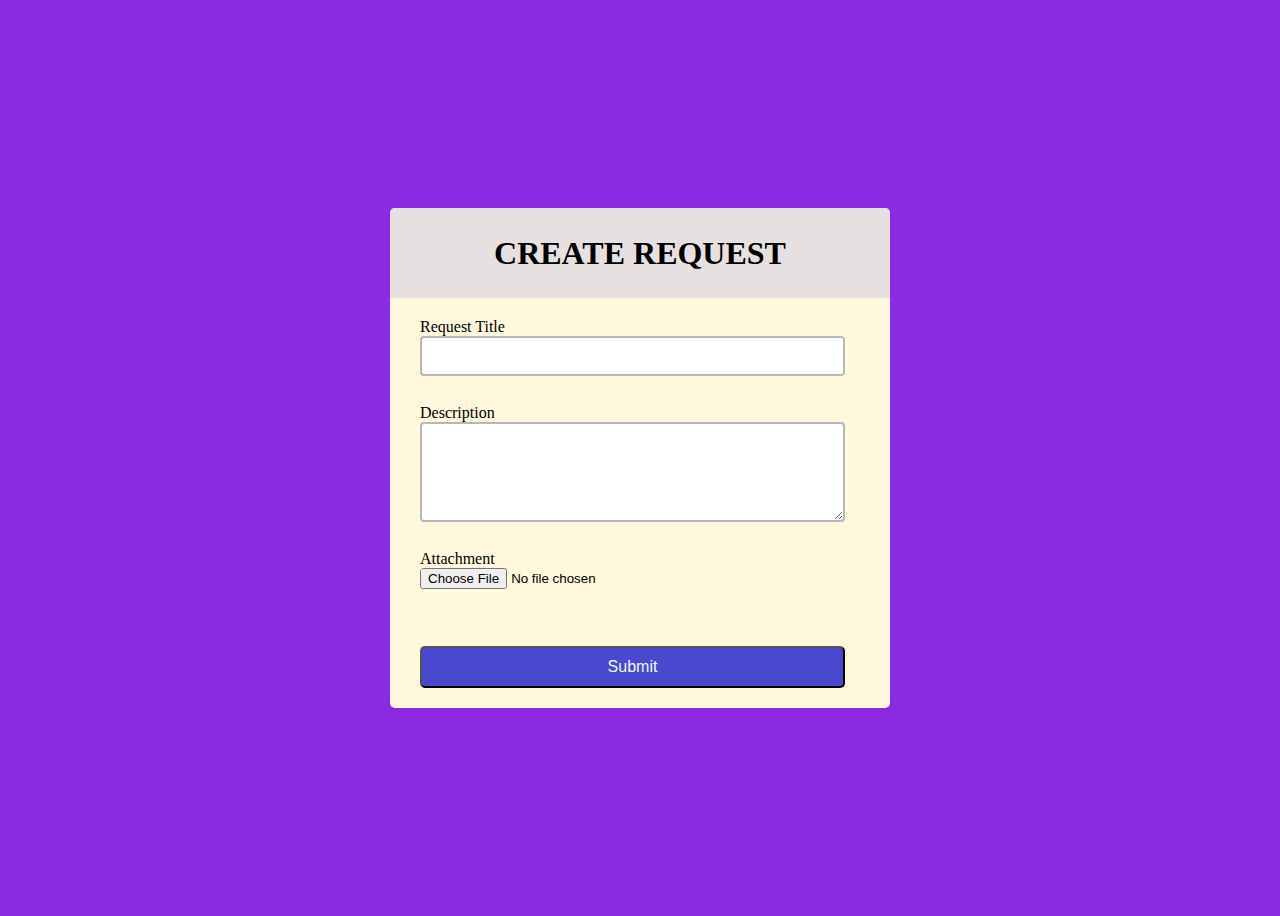
<file: create-request.html>
<!DOCTYPE html>
<html>
<head>
    <title>Maintanance App</title>
    <link href="css/style.css" rel="stylesheet">
</head>

<body>

   <div class="container">
    <div class="header">
        <h1 class="text-center">CREATE REQUEST </h1>
    </div>
        <form action="" class="form-request">
            <div class="form-control">
                <label>Request Title</label>
                <input/>
                <small>Error message</small>
            </div>
            <div class="form-control">
                <label>Description</label>
                <textarea></textarea>
                <small>Error message</small>
            </div>
            <div class="form-control">
                <label>Attachment</label>
                <input type="file" />
                <small>Error message</small>
            </div>
            <div class="form-control">
            <button id="button">Submit</button>
            </div>
        </form>
     </div>


    <script src="js/script.js"></script>
</body>

</html>
</file>
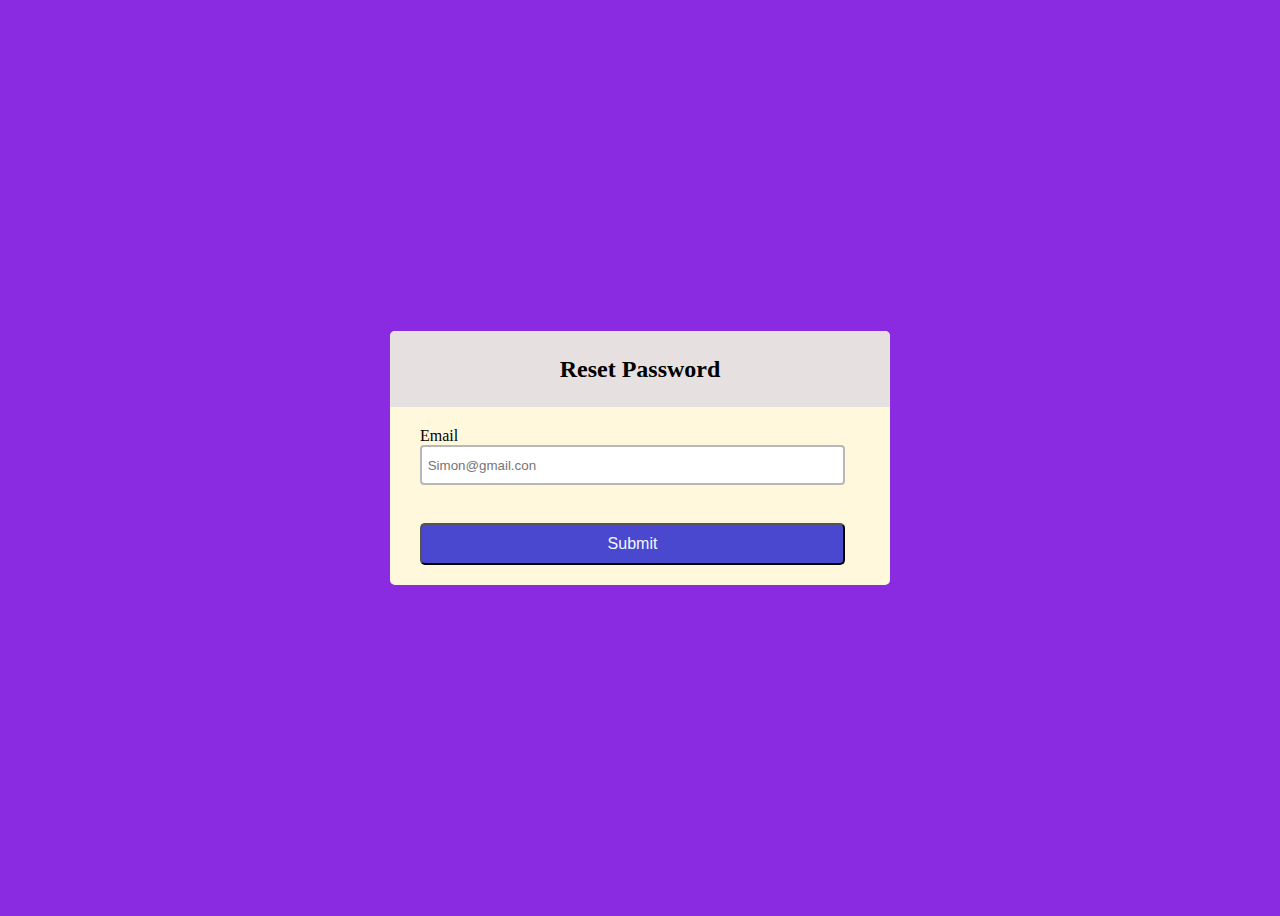
<file: forgot.html>
<!DOCTYPE html>

<head>
    <title>Maintanance App</title>
    <link href="css/style.css" rel="stylesheet">
</head>

<body>

    <div class="container">

        <form id="form " class="form form-hidden">
            <div class="header">
                <h2>Reset Password</h2>
            </div>
            <div class="form-control">
                <label>Email</label>
                <input type="text" id="email" placeholder=" Simon@gmail.con">
                <small id="error-message">Error message</small>
            </div>


            <div class="form-control">
                <button id="signInButton">Submit</button>
            </div>
            
    </div>
    </form>
    </div>
    <script src="js/script.js"></script>
</body>

</html>
</file>
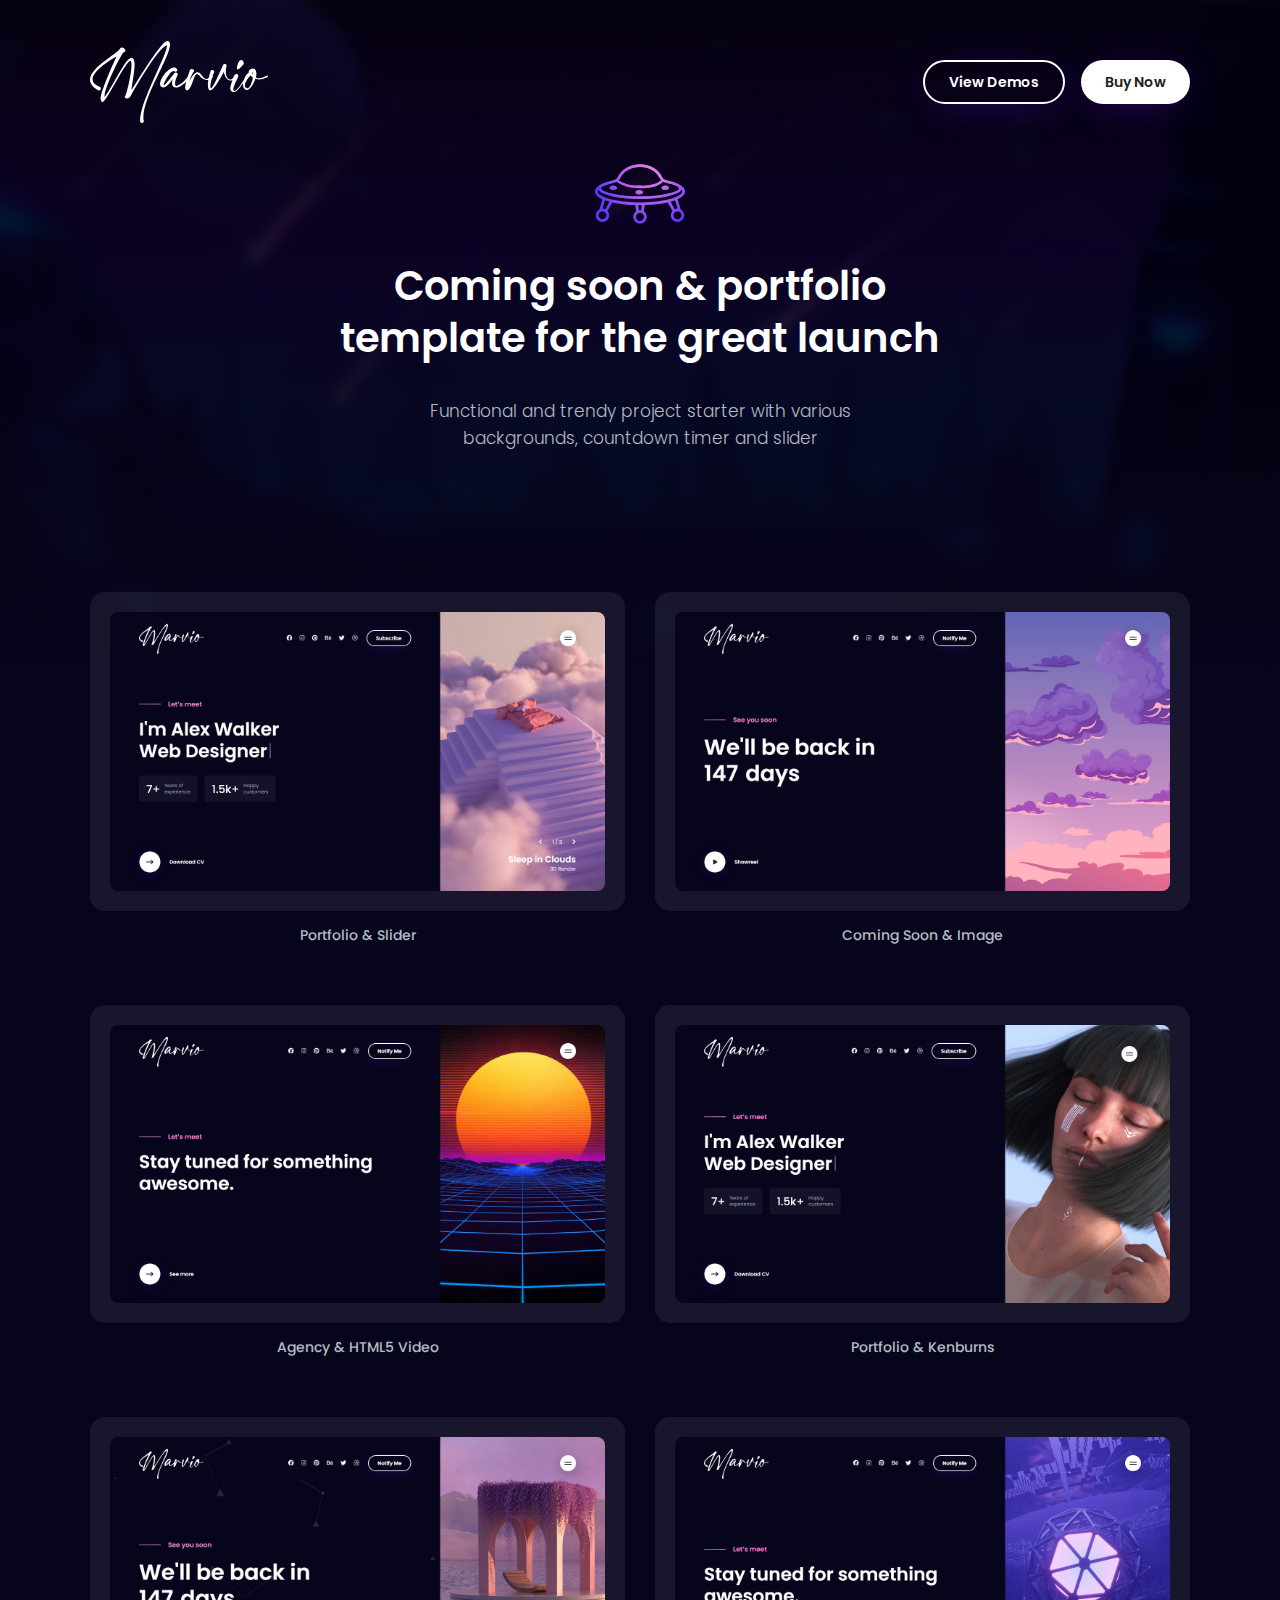
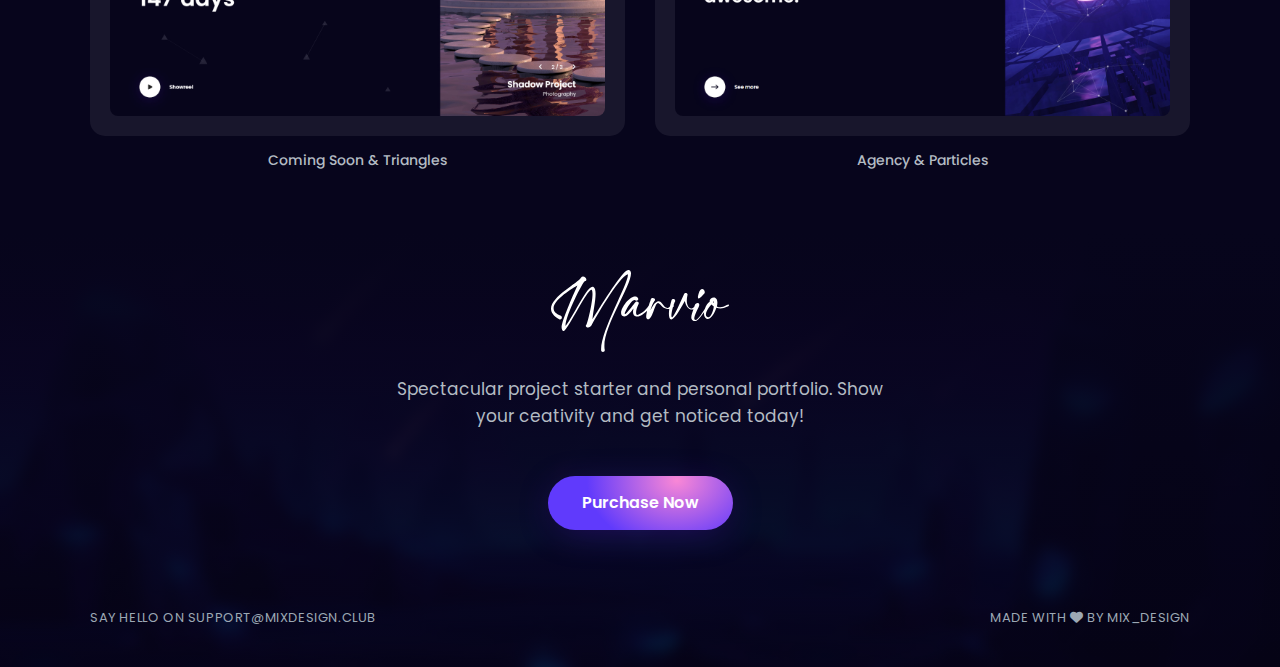
<file: index2.html>
<!DOCTYPE html>
<html lang="en" dir="ltr">

  <head>
    <meta charset="utf-8">

    <!-- Page Title -->
    <title>Marvio - Coming Soon & Portfolio Template</title>

    <!-- Meta Tags -->
    <meta name="description" content="Marvio - awesome coming soon and portfolio template to kick-start your project">
    <meta name="keywords" content="mix_design, coming soon, under construction, template, landing page, portfolio, one page, responsive, html5, css3, creative, clean, agency, personal page">
    <meta name="author" content="mix_design">

    <!-- Viewport Meta-->
    <meta http-equiv="X-UA-Compatible" content="IE=edge">
    <meta name="viewport" content="width=device-width, initial-scale=1, maximum-scale=1">

    <!-- Template Favicon & Icons Start -->
    <link rel="icon" href="img/favicon/favicon.ico" sizes="any">
    <link rel="icon" href="img/favicon/icon.svg" type="image/svg+xml">
    <link rel="apple-touch-icon" href="img/favicon/apple-touch-icon.png">
    <link rel="manifest" href="img/favicon/manifest.webmanifest">
    <!-- Template Favicon & Icons End -->

    <!-- Facebook Metadata Start -->
    <meta property="og:image:height" content="1200">
    <meta property="og:image:width" content="1200">
    <meta property="og:title" content="Marvio - Coming Soon & Portfolio Template">
    <meta property="og:description" content="Marvio - awesome coming soon and portfolio template to kick-start your project">
    <meta property="og:url" content="http://mixdesign.club/themeforest/marvio/">
    <meta property="og:image" content="http://mixdesign.club/themeforest/marvio/img/favicon/og-image.jpg">
    <!-- Facebook Metadata End -->

    <!-- Template Styles Start -->
    <link rel="stylesheet" type="text/css" href="css/plugins-demo.css">
    <link rel="stylesheet" type="text/css" href="css/main-demo.css">
    <!-- Template Styles End -->

    <!-- Custom Browser Color Start -->
    <meta name="theme-color" content="#0e0d26">
    <meta name="msapplication-navbutton-color" content="#0e0d26">
    <meta name="apple-mobile-web-app-status-bar-style" content="#0e0d26">
    <!-- Custom Browser Color End -->
  </head>

  <body>

    <!-- Loader Start -->
    <div class="loader">
      <div class="loader__container">
        <div class="loader__circle">
          <img src="img/logo-loader.svg" alt="Marvio Loader Logo">
        </div>
      </div>
    </div>
    <!-- Loader End -->

    <!-- Intro Section Start -->
    <div class="intro">

      <div class="color-layer color-layer-gradient-to-top"></div>

      <div class="intro__header">
        <div class="header__container">
          <div class="container-fluid px-4">
            <div class="row gx-5">
              <div class="col-12 col-md-4 col-xl-6">
                <div class="header__logo">
                  <img src="img/demo/logo.svg" alt="Marvio - Coming Soon, Landing Page & Portfolio Template">
                </div>
              </div>
              <div class="col-12 col-md-8 col-xl-6">
                <div class="header__buttons d-xl-flex justify-content-xl-end">
                  <a class="btn btn-light-outline scroll-to-preview hover-white hover-white-s" href="#live-preview">
                    <em></em>
                    <span class="btn-caption">View Demos</span>
                  </a>
                  <a class="btn btn-light btn-light-s hover-gradient hover-gradient-s" href="http://themeforest.net/cart/add_items?item_ids=29819363" target="_blank">
                    <em></em>
                    <span class="btn-caption">Buy Now</span>
                  </a>
                </div>
              </div>
            </div>
          </div>
        </div>
      </div>

      <div class="intro__content">
        <div class="intro__container">
          <div class="container-fluid px-4">
            <div class="row gx-5">
              <div class="col-12">
                <div class="headline">
                  <div class="headline__icon">
                    <img src="img/demo/icon-ufo.svg" alt="Marvio - Coming Soon, Landing Page & Portfolio Template">
                  </div>
                  <h1>Coming soon & portfolio template for the great launch</h1>
                  <p class="headline__text">Functional and trendy project starter with various backgrounds, countdown timer and slider</p>
                </div>
              </div>
            </div>
          </div>
        </div>
      </div>

    </div>
    <!-- Intro Section End -->

    <!-- Live Preview Links Start -->
    <div id="live-preview" class="demo first-section">

      <div class="demo__links">
        <div class="container-fluid px-4">

          <div class="row gx-5">
            <div class="col-12 col-xl-6">
              <figure class="links__item">
                <a class="links__image block-rounded-l" href="index-portfolio-slider.html" target="_blank">
                  <div class="image-container block-rounded-m">
                    <img src="img/demo/screens/1.jpg" alt="Marvio Coming Soon Template Preview Screen">
                  </div>
                </a>
                <figcaption class="links__caption">
                  <p>Portfolio & Slider</p>
                </figcaption>
              </figure>
            </div>
            <div class="col-12 col-xl-6">
              <figure class="links__item right">
                <a class="links__image block-rounded-l" href="index-countdown-image.html" target="_blank">
                  <div class="image-container block-rounded-m">
                    <img src="img/demo/screens/2.jpg" alt="Marvio Coming Soon Template Preview Screen">
                  </div>
                </a>
                <figcaption class="links__caption">
                  <p>Coming Soon & Image</p>
                </figcaption>
              </figure>
            </div>
          </div>

          <div class="row gx-5">
            <div class="col-12 col-xl-6">
              <figure class="links__item left">
                <a class="links__image block-rounded-l" href="index-agency-video.html" target="_blank">
                  <div class="image-container block-rounded-m">
                    <img src="img/demo/screens/3.jpg" alt="Marvio Coming Soon Template Preview Screen">
                  </div>
                </a>
                <figcaption class="links__caption">
                  <p>Agency & HTML5 Video</p>
                </figcaption>
              </figure>
            </div>
            <div class="col-12 col-xl-6">
              <figure class="links__item right">
                <a class="links__image block-rounded-l" href="index-portfolio-kenburns.html" target="_blank">
                  <div class="image-container block-rounded-m">
                    <img src="img/demo/screens/4.jpg" alt="Marvio Coming Soon Template Preview Screen">
                  </div>
                </a>
                <figcaption class="links__caption">
                  <p>Portfolio & Kenburns</p>
                </figcaption>
              </figure>
            </div>
          </div>

          <div class="row gx-5">
            <div class="col-12 col-xl-6">
              <figure class="links__item left">
                <a class="links__image block-rounded-l" href="index-countdown-triangles.html" target="_blank">
                  <div class="image-container block-rounded-m">
                    <img src="img/demo/screens/5.jpg" alt="Marvio Coming Soon Template Preview Screen">
                  </div>
                </a>
                <figcaption class="links__caption">
                  <p>Coming Soon & Triangles</p>
                </figcaption>
              </figure>
            </div>
            <div class="col-12 col-xl-6">
              <figure class="links__item right">
                <a class="links__image block-rounded-l" href="index-agency-particles.html" target="_blank">
                  <div class="image-container block-rounded-m">
                    <img src="img/demo/screens/6.jpg" alt="Marvio Coming Soon Template Preview Screen">
                  </div>
                </a>
                <figcaption class="links__caption">
                  <p>Agency & Particles</p>
                </figcaption>
              </figure>
            </div>
          </div>

        </div>
      </div>

    </div>
    <!-- Live Preview Links End -->

    <!-- Footer Start -->
    <footer class="footer">
      <div class="color-layer color-layer-gradient-to-bottom"></div>
      <div class="container-fluid px-4">
        <div class="row gx-5">
          <div class="col-12">
            <div class="footer__content">
              <div class="footer__logo">
                <img src="img/demo/logo.svg" alt="Marvio - Coming Soon, Landing Page & Portfolio Template">
              </div>
              <p class="footer__caption">Spectacular project starter and personal portfolio. Show your ceativity and get noticed today!
              </p>
              <div class="footer__btngroup">
                <a class="btn btn-l btn-bright link-l" href="http://themeforest.net/cart/add_items?item_ids=29819363" target="_blank">
                  <span class="btn-caption">Purchase Now</span>
                </a>
              </div>
            </div>
          </div>
          <div class="col-12">
            <div class="footer__links">
              <div class="container-fluid px-0">
                <div class="row gx-0">
                  <div class="col-12 col-xl-6 text-align-left">
                    <p>Say hello on
                      <a href="mailto:support@mixdesign.club?subject=Message%20from%20Marvio%20demo">support@mixdesign.club</a>
                    </p>
                  </div>
                  <div class="col-12 col-xl-6 text-align-right">
                    <p>Made with
                      <i class="fa-solid fa-heart"></i>
                       by
                      <a class="light" href="https://themeforest.net/user/mix_design/portfolio" target="_blank">mix_design</a>
                    </p>
                  </div>
                </div>
              </div>
            </div>
          </div>
        </div>
      </div>
    </footer>
    <!-- Footer End -->

    <!-- To Top Button Start -->
    <a href="#0" id="to-top" class="to-top link-s">
      <svg version="1.1" id="Layer_1" xmlns="http://www.w3.org/2000/svg" xmlns:xlink="http://www.w3.org/1999/xlink" x="0px" y="0px" width="24px" height="24px" viewBox="0 0 24 24" xml:space="preserve">
        <path d="M5.7,9.7L5.7,9.7c0.4,0.4,1,0.4,1.4,0L11,5.8V21c0,0.5,0.4,1,1,1l0,0c0.6,0,1-0.5,1-1V5.8l3.9,3.9c0.4,0.4,1,0.4,1.4,0l0,0c0.4-0.4,0.4-1,0-1.4l-5.6-5.6c-0.4-0.4-1-0.4-1.4,0L5.7,8.3C5.3,8.7,5.3,9.3,5.7,9.7z"/>
      </svg>
    </a>
    <!-- To Top Button End -->

    <!-- Load Scripts Start -->
    <script src="js/demo/jquery.min.js"></script>
    <script src="js/demo/modernizr.js"></script>
    <script src="js/demo/anime.min.js"></script>
    <script src="js/demo/jquery.ajaxchimp.min.js"></script>
    <script src="js/demo/demo.js"></script>
    <!-- Load Scripts End -->

  </body>

</html>
</file>
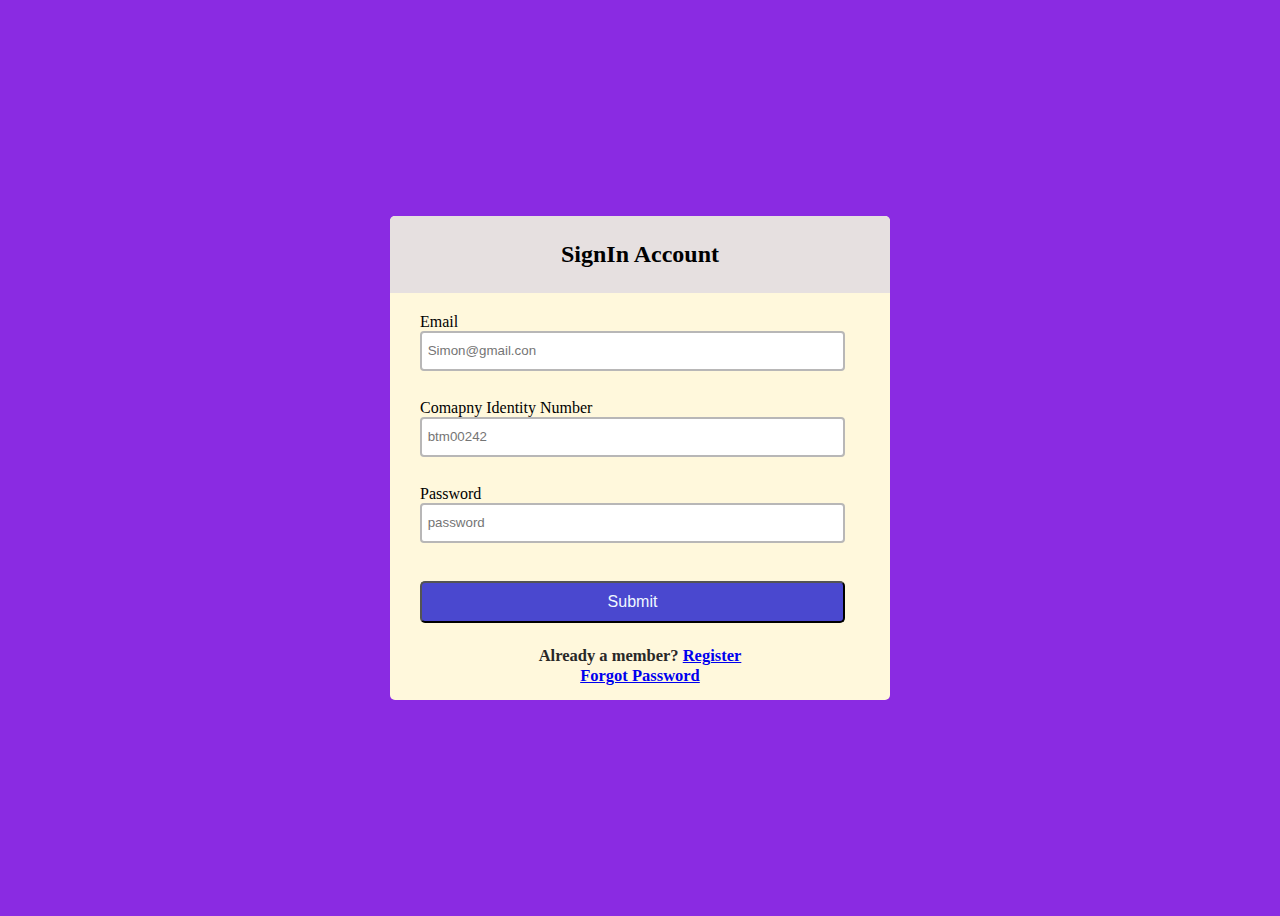
<file: login.html>
<!DOCTYPE html>

<head>
    <title>Maintanance App</title>
    <link href="css/style.css" rel="stylesheet">
</head>

<body>

    <div class="container">

        <form id="form " class="form form-hidden">
            <div class="header">
                <h2>SignIn Account</h2>
            </div>
            <div class="form-control">
                <label>Email</label>
                <input type="text" id="email" placeholder=" Simon@gmail.con">
                <small id="error-message">Error message</small>
            </div>

            <div class="form-control">
                <label>Comapny Identity number</label>
                <input type="text" id="company-id" placeholder=" btm00242">
                <small>Error message</small>
            </div>

            <div class="form-control">
                <label>Password</label>
                <input type="password" id="password" placeholder=" password">
                <small>Error message</small>
            </div>


            <div class="form-control">
                <button id="signInButton">Submit</button>
            </div>
            <div class="login-link">
                <h2>Already a member?
                    <a href="register.html">Register</a><br/>
                    <a href="forgot.html">Forgot Password</a>
                </h2>
                
            </div>
    </div>
    </form>
    </div>
    <script src="js/script.js"></script>
</body>

</html>
</file>
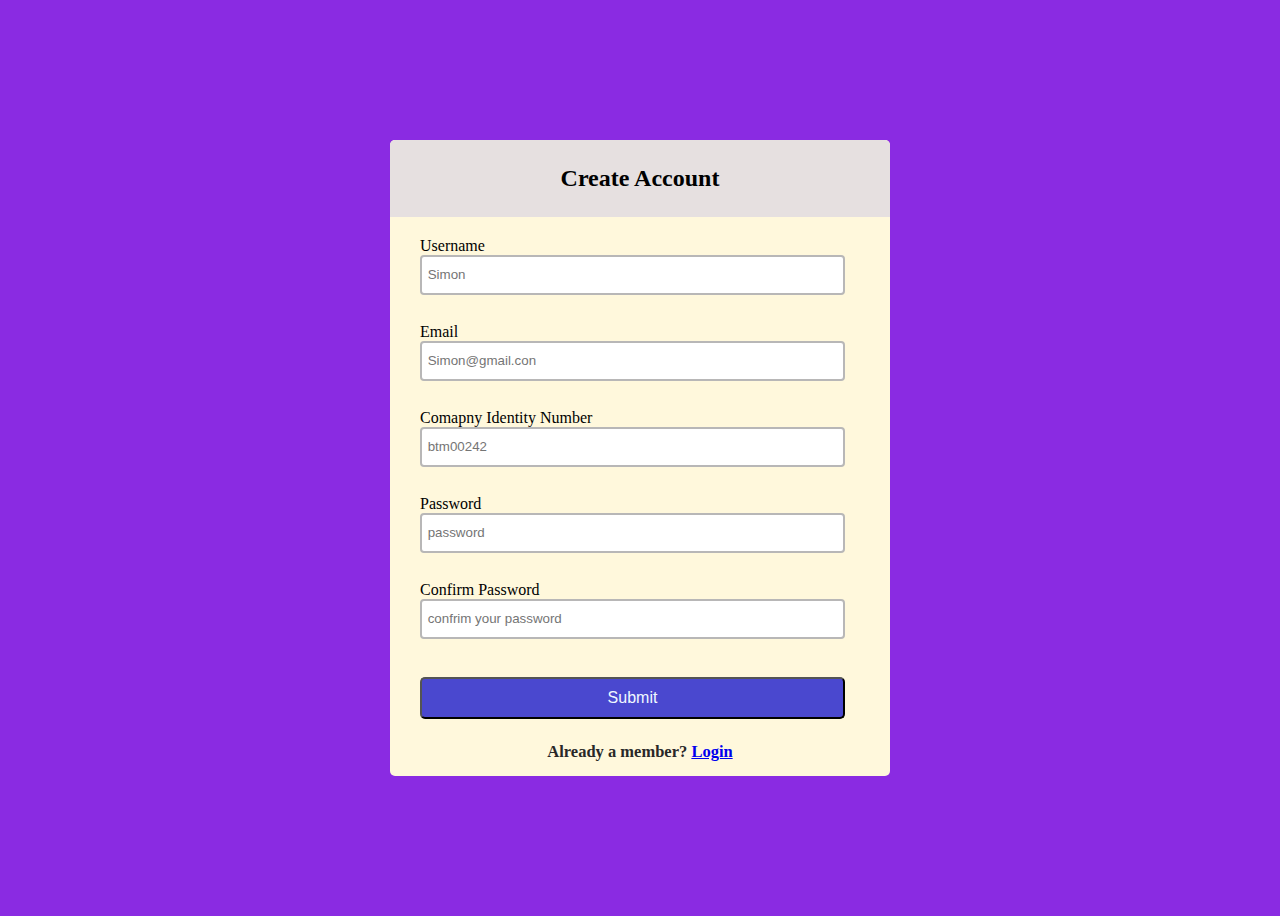
<file: register.html>
<!DOCTYPE html>
<head>
   <title>Maintanance App</title> 
<link href="css/style.css" rel="stylesheet" >
 </head>
    <body>

<!--   <form >

       <div class="container">
            <div class="register-text">
            <h1>Register Below</h1>
            <p>Please fill in this form to create an account.</p>
            <hr>
            </div>

            <label id="check-error"><b></b></label>
            <label for="email"><b>Username</b></label>
            <input type="text" placeholder="Enter your name" name="name" id="name" required>
    
           <label for="email"><b>Email</b></label>
            <input type="text" placeholder="Enter Email" name="email" id="email" required>
             
            <label for="comapny-id"><b>Company ID</b></label>
            <input type="text" placeholder="Enter Company ID Number" name="comapny-id" id="company-id" required>

            <label for="psw"><b>Password</b></label>
            <input type="password" placeholder="Enter Password" name="psw" id="psw" required>
    
            <label for="psw-repeat"><b>Repeat Password</b></label>
            <input type="password" placeholder="Repeat Password" name="psw-repeat" id="psw-repeat" required>
            <hr> 
    
            <p>By creating an account you agree to our <a href="#">Terms & Privacy</a>.</p>
            <button type="submit" class="registerbtn" id="register-btn" onclick="register()">Register</button>
        </div>
    
        <div class="signin">
            <p class="signbtn">Already have an account? <a href="#">Sign in</a>.</p>
        </div>
    </form>-->
            
            <div class="container">
            <form id="form" class="form ">
                <div class="header">
                    <h2>Create Account</h2>
                </div> 
                
                <div class="form-control">
                    <label>username</label>
                    <input type="text" id="username" placeholder=" Simon">
                    <small>Error message</small>
                </div>
               
                <div class="form-control">
                    <label>Email</label>
                    <input type="text" id="email" placeholder=" Simon@gmail.con">
                    <small>Error message</small>
                </div>
                
                <div class="form-control">
                    <label>Comapny Identity number</label>
                    <input type="text" id="company-id" placeholder=" btm00242">
                    <small>Error message</small>
                </div>
 
                <div class="form-control">
                    <label>Password</label>
                    <input type="password" id="password" placeholder=" password">
                    <small>Error message</small>
                </div>

                <div class="form-control">
                    <label>Confirm Password</label>
                    <input type="password" id="password2" placeholder=" confrim your password">
                    <small>Error message</small>
                </div>
                 
                <div class="form-control">
                  <button>Submit</button>
                </div>
                <div class="login-link">
                    <h2>Already a member?
                        <a href="login.html">Login</a>
                    </h2>
                </div>
              </div> 
            </form>

        </div>
     
    
    <script  src="js/script.js"></script>
    </body>
</html>
</file>
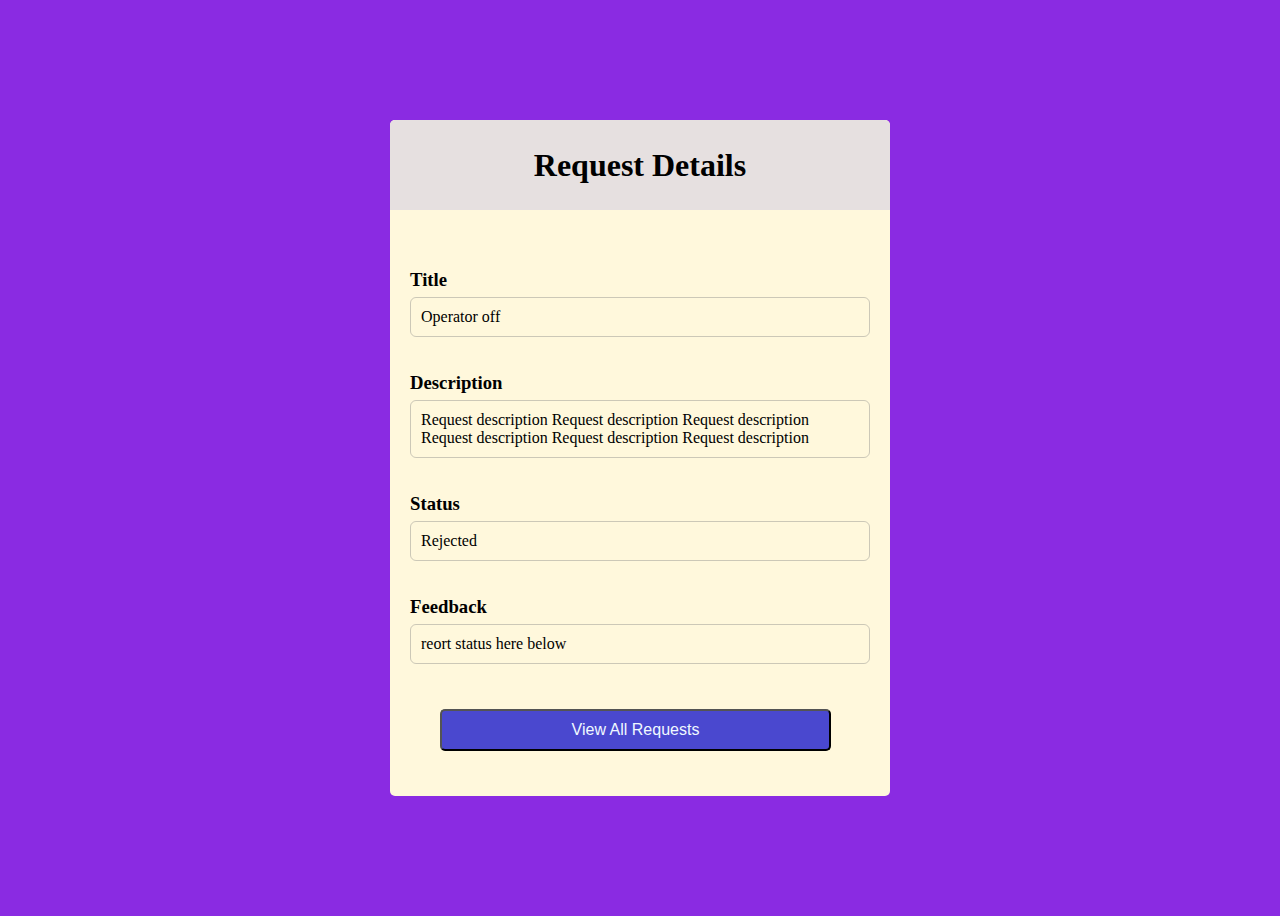
<file: request-details.html>
<!DOCTYPE html>
<html>
  <head>
    <title>Maintanance App</title>
    <link href="css/style.css" rel="stylesheet" />
  </head>

  <body>
    <div class="container">
      <div class="header">
        <h1 class="text-center">Request Details</h1>
      </div>
      <div class="raw">
        <div class="padded">
            
          <div class="single-detail">
            <h3>Title</h3>
            <p>Operator off</p>
          </div>

          <div class="single-detail">
            <h3>Description</h3>
            <p>
              Request description Request description Request description
              Request description Request description Request description
            </p>
          </div>

          <div class="single-detail">
            <h3>Status</h3>
            <p>Rejected</p>
          </div>
          <div class="single-detail">
            <h3>Feedback</h3>
            <p>reort status here below</p>
          </div>
          <div class="single-detail">
            <button>View All Requests</button>
          </div>
        </div>
      </div>
    </div>

    <script src="js/script.js"></script>
  </body>
</html>
</file>
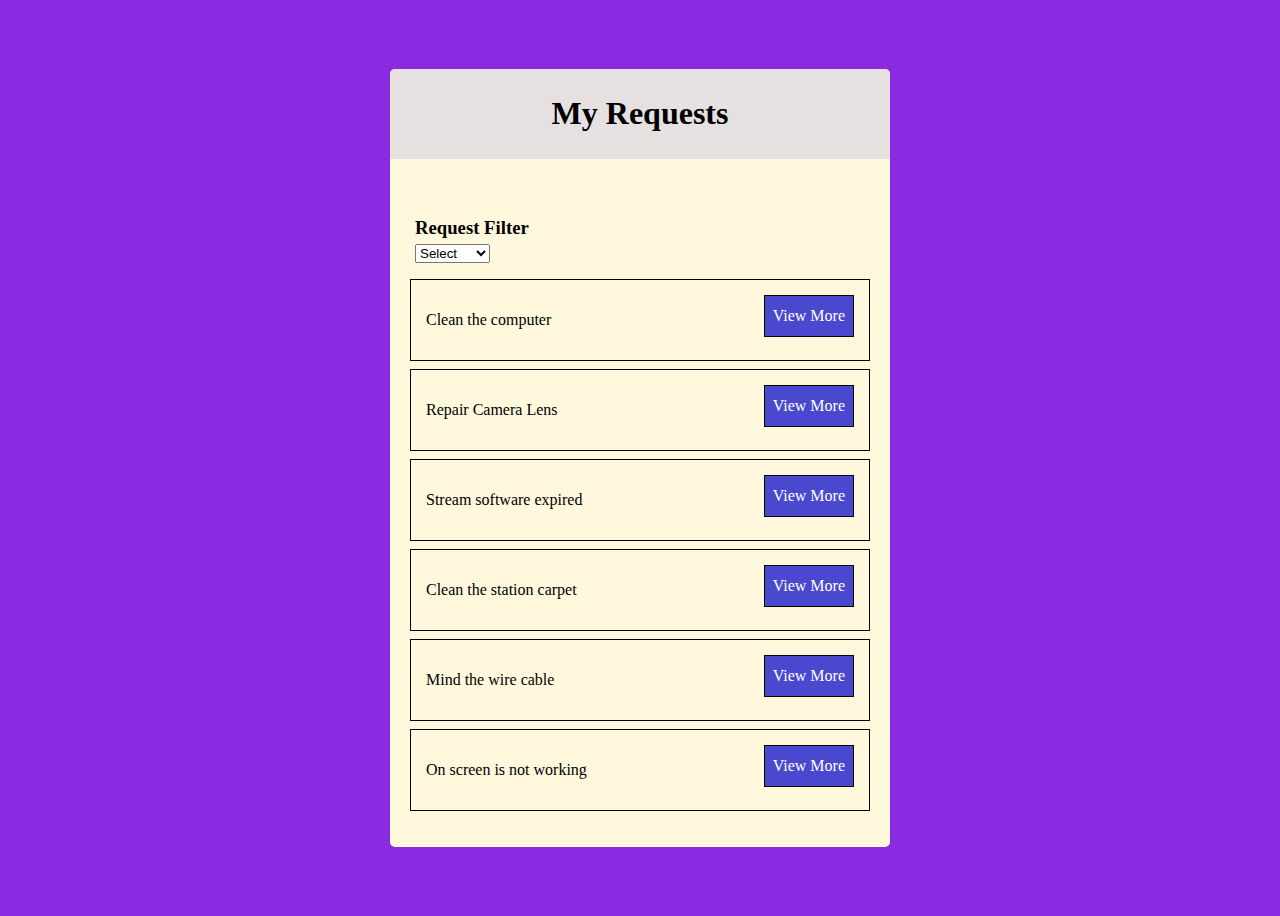
<file: request-listing.html>
<!DOCTYPE html>
<html>
  <head>
    <title>Maintanance App</title>
    <link href="css/style.css" rel="stylesheet" />
  </head>

  <body>
    <div class="container">
      <div class="header">
        <h1 class="text-center">My Requests</h1>
      </div>
      <div class="padded">
        <div class="filter">
            <h3 class="">Request Filter</h3>
            <select>
              <option>Select</option>
              <option>Resolve</option>
              <option>Rejected</option>
              <option>Rejected</option>
            </select>
          </div>
        <div class="">
          <ul class="request-listing">
           <li><p>Clean the computer</p> <a class="button" role="button" href="request-details.html">View More</a></li>
            <li><p>Repair Camera Lens</p> <a class="button" role="button" href="request-details.html">View More</a></li>
            <li><p>Stream software expired</p> <a class="button" role="button" href="request-details.html">View More</a></li>
            <li><p>Clean the station carpet</p> <a class="button" role="button" href="request-details.html">View More</a></li>
            <li><p>Mind the wire cable</p> <a class="button" role="button" href="request-details.html">View More</a></li>
            <li><p>On screen is not working</p> <a class="button" role="button" href="request-details.html">View More</a></li>
          </ul>
          
          
      </div>
    </div>

    <script src="js/script.js"></script>
  </body>
</html>
</file>
<file: css/style.css>
*{
      box-sizing: border-box;
}

body{
  background-color: blueviolet;
  display: flex;
  align-items: center;
  justify-content: center;
  min-height: 100vh;
}
.container {
   background-color: cornsilk;
   border-radius: 5px;
   overflow: hidden;
    width: 500px;
    max-width: 100%;
    box-shadow: 0 2px 5px rgba(0, 0, 0, 0,3); 
   
   
}
 .form {
   padding: 30px, 40px;
   
 }
 .form-hiddens{
  display:none;
 }
 .header {
   text-align: center;
   background-color: rgb(230, 224, 224);
   padding: 5px;
    margin-bottom: 20px;
 }

 .form-control {
   margin-bottom:10px;
   position: relative;
   
 }
 
 .form-control input, .form-control textarea{
   border: 2px solid hsl(0, 1%, 72%);
   border-radius: 4px;
   display: block;
   height: 40px;
   margin-left: 30px;
   width: 85%;
    
 }
 .form-control textarea {
  min-height: 100px;
 }
 .form-control input[type="file"]{
  border: none;
 }
 .form-hiden{
  display: none;
 }
 .login-link{
  text-align: center;
  font-size: 11px;
  color: rgb(41, 40, 40);
 }
  .form-control.success input{
   border-color: #1ee43f;
 }
 .form-control label{
   text-align: left;
   display: inline-block;
   margin-left: 30px;
   text-transform: capitalize;
 }
  .form-control small{
   margin-left: 30px;
   visibility: hidden;
 }
.form-control button{
   margin-left: 30px;
   margin-top: 10px;
   margin-bottom: 10px;
  width: 85%;
  background-color: #4a48cf;
  color: aliceblue;
  border-radius: 5px;
  font-size: 16px;
  padding-top: 10px;
  padding-bottom: 10px;
 }
 .form-control.success input{
  border-color:  hsl(106, 58%, 55%);
 }
 .form-control.error input{
  border-color:  rgb(240, 69, 39);
 }
 .form-control.error small{
  color:  rgb(240, 69, 39);
  visibility: visible ;
 }

 .text-center {
  text-align: center;
 }
.padded {
  padding: 20px;
}

.single-detail h3 {
  margin-bottom: -10px;
}
.single-detail {
  margin-bottom: 15px;
  
}
.single-detail p {
  margin-bottom: 35px;
  border: 1px solid rgba(128, 128, 128, .4);
  padding: 10px;
  border-radius: 6px;
}
.single-detail button {
  margin-left: 30px;
    margin-top: 10px;
    margin-bottom: 10px;
    width: 85%;
    background-color: #4a48cf;
    color: aliceblue;
    border-radius: 5px;
    font-size: 16px;
    padding-top: 10px;
    padding-bottom: 10px;
}
.filter{
  padding-left: 5px;
}
.filter h3{
  margin-bottom: 5px;
}

.request-listing {
  list-style-type: none;
  padding-left: 0;
}
.request-listing li{
  border: 1px solid black;
  padding: 15px;
  margin-bottom: 8px;
  display: flex;
}
.request-listing .button {
  border: 1px solid black;
  margin-bottom: 8px;
  margin-left: auto;
  background-color: #4a48cf;
  color: #fff;
  text-decoration: none;
  display: flex;
  justify-content: center;
  align-items: center;
  padding: 4px 8px;
}

.request-listing .button:hover {
  text-decoration: none;
  background-color: #3a38bf;
}
</file>
<file: css/main-demo.css>
/*! ------------------------------------------------
 * Project Name: Marvio - Coming Soon & Portfolio Template
 * Project Description: Marvio - awesome coming soon and portfolio template to kick-start your project
 * Tags: mix_design, coming soon, under construction, template, landing page, portfolio, one page, responsive, html5, css3, creative, clean, agency, personal page
 * Version: 1.0.2
 * Build Date: May 2022
 * Last Update: January 2023
 * This product is available exclusively on Themeforest
 * Author: mix_design
 * Author URI: https://themeforest.net/user/mix_design
 * File name: main-demo.css
 * ------------------------------------------------
 *
 * ------------------------------------------------
 * Table of Contents
 * ------------------------------------------------
 *  1. Loader Styles
 *  2. Fonts
 *  3. Base CSS Styles
 *  4. Cursor
 *  5. Typography Styles
 *  6. Buttons & Triggers Styles
 *  7. Intro Styles
 *  8. Preview Sections Styles
 *  9. Headline Styles
 *  10. Preview Links Styles
 *  11. Subscribe Section Styles
 *  12. Footer Styles
 * ------------------------------------------------
 * Table of Contents End
 * ------------------------------------------------ */
/* ------------------------------------------------*/
/* Loader Styles Start */
/* ------------------------------------------------*/
/*! ------------------------------------------------
 * Project Name: Marvio - Coming Soon & Portfolio Template
 * Project Description: Marvio - awesome coming soon and portfolio template to kick-start your project
 * Tags: mix_design, coming soon, under construction, template, landing page, portfolio, one page, responsive, html5, css3, creative, clean, agency, personal page
 * Version: 1.0.2
 * Build Date: May 2022
 * Last Update: January 2023
 * This product is available exclusively on Themeforest
 * Author: mix_design
 * Author URI: https://themeforest.net/user/mix_design
 * File name: loader.css
 * ------------------------------------------------
 *
 * ------------------------------------------------
 * Table of Contents
 * ------------------------------------------------
 *  1. Loader Styles
 * ------------------------------------------------
 * Table of Contents End
 * ------------------------------------------------ */
/* ------------------------------------------------*/
/* Loader Styles Start */
/* ------------------------------------------------*/
.loader {
  position: fixed;
  top: 0;
  right: 0;
  bottom: 0;
  left: 0;
  z-index: 9999;
  background-color: #07051c;
  opacity: 1;
  visibility: visible;
  -webkit-transition: all 0.6s ease-in-out;
  -o-transition: all 0.6s ease-in-out;
  -moz-transition: all 0.6s ease-in-out;
  transition: all 0.6s ease-in-out;
}
.loader.loaded {
  opacity: 0;
  visibility: hidden;
}

.loader__container {
  position: absolute;
  left: 50%;
  top: 50%;
  bottom: auto;
  right: auto;
  -webkit-transform: translateX(-50%) translateY(-50%);
     -moz-transform: translateX(-50%) translateY(-50%);
      -ms-transform: translateX(-50%) translateY(-50%);
          transform: translateX(-50%) translateY(-50%);
}

.loader__circle {
  position: relative;
  width: 60px;
  height: 60px;
  background: #f987d6;
  background: -webkit-gradient(linear, left top, right top, from(#6a47af), to(#f987d6));
  background: -moz-linear-gradient(left, #6a47af 0%, #f987d6 100%);
  background: -o-linear-gradient(left, #6a47af 0%, #f987d6 100%);
  background: linear-gradient(to right, #6a47af 0%, #f987d6 100%);
  -moz-border-radius: 50%;
       border-radius: 50%;
  -webkit-animation: whiteShadow 1s infinite;
     -moz-animation: whiteShadow 1s infinite;
          animation: whiteShadow 1s infinite;
}
.loader__circle img {
  display: block;
  position: absolute;
  left: 50%;
  top: 50%;
  bottom: auto;
  right: auto;
  -webkit-transform: translateX(-50%) translateY(-50%);
     -moz-transform: translateX(-50%) translateY(-50%);
      -ms-transform: translateX(-50%) translateY(-50%);
          transform: translateX(-50%) translateY(-50%);
  width: auto;
}
.loader__circle.fade {
  -webkit-animation-play-state: paused;
     -moz-animation-play-state: paused;
          animation-play-state: paused;
  opacity: 0;
  -webkit-transition: opacity 0.3s ease-in-out;
  -o-transition: opacity 0.3s ease-in-out;
  -moz-transition: opacity 0.3s ease-in-out;
  transition: opacity 0.3s ease-in-out;
}

@-webkit-keyframes whiteShadow {
  0% {
    -webkit-box-shadow: 0 0 0 0 rgba(106, 71, 175, 0.5);
            box-shadow: 0 0 0 0 rgba(106, 71, 175, 0.5);
    -webkit-transition: -webkit-box-shadow 0.3s ease-in-out;
    transition: -webkit-box-shadow 0.3s ease-in-out;
    -o-transition: box-shadow 0.3s ease-in-out;
    -moz-transition: box-shadow 0.3s ease-in-out, -moz-box-shadow 0.3s ease-in-out;
    transition: box-shadow 0.3s ease-in-out;
    transition: box-shadow 0.3s ease-in-out, -webkit-box-shadow 0.3s ease-in-out, -moz-box-shadow 0.3s ease-in-out;
  }
  100% {
    -webkit-box-shadow: 0 0 0 30px transparent;
            box-shadow: 0 0 0 30px transparent;
    -webkit-transition: -webkit-box-shadow 0.4s ease-in-out;
    transition: -webkit-box-shadow 0.4s ease-in-out;
    -o-transition: box-shadow 0.4s ease-in-out;
    -moz-transition: box-shadow 0.4s ease-in-out, -moz-box-shadow 0.4s ease-in-out;
    transition: box-shadow 0.4s ease-in-out;
    transition: box-shadow 0.4s ease-in-out, -webkit-box-shadow 0.4s ease-in-out, -moz-box-shadow 0.4s ease-in-out;
  }
}

@-moz-keyframes whiteShadow {
  0% {
    -moz-box-shadow: 0 0 0 0 rgba(106, 71, 175, 0.5);
         box-shadow: 0 0 0 0 rgba(106, 71, 175, 0.5);
    -webkit-transition: -webkit-box-shadow 0.3s ease-in-out;
    transition: -webkit-box-shadow 0.3s ease-in-out;
    -o-transition: box-shadow 0.3s ease-in-out;
    -moz-transition: box-shadow 0.3s ease-in-out, -moz-box-shadow 0.3s ease-in-out;
    transition: box-shadow 0.3s ease-in-out;
    transition: box-shadow 0.3s ease-in-out, -webkit-box-shadow 0.3s ease-in-out, -moz-box-shadow 0.3s ease-in-out;
  }
  100% {
    -moz-box-shadow: 0 0 0 30px transparent;
         box-shadow: 0 0 0 30px transparent;
    -webkit-transition: -webkit-box-shadow 0.4s ease-in-out;
    transition: -webkit-box-shadow 0.4s ease-in-out;
    -o-transition: box-shadow 0.4s ease-in-out;
    -moz-transition: box-shadow 0.4s ease-in-out, -moz-box-shadow 0.4s ease-in-out;
    transition: box-shadow 0.4s ease-in-out;
    transition: box-shadow 0.4s ease-in-out, -webkit-box-shadow 0.4s ease-in-out, -moz-box-shadow 0.4s ease-in-out;
  }
}

@keyframes whiteShadow {
  0% {
    -webkit-box-shadow: 0 0 0 0 rgba(106, 71, 175, 0.5);
       -moz-box-shadow: 0 0 0 0 rgba(106, 71, 175, 0.5);
            box-shadow: 0 0 0 0 rgba(106, 71, 175, 0.5);
    -webkit-transition: -webkit-box-shadow 0.3s ease-in-out;
    transition: -webkit-box-shadow 0.3s ease-in-out;
    -o-transition: box-shadow 0.3s ease-in-out;
    -moz-transition: box-shadow 0.3s ease-in-out, -moz-box-shadow 0.3s ease-in-out;
    transition: box-shadow 0.3s ease-in-out;
    transition: box-shadow 0.3s ease-in-out, -webkit-box-shadow 0.3s ease-in-out, -moz-box-shadow 0.3s ease-in-out;
  }
  100% {
    -webkit-box-shadow: 0 0 0 30px transparent;
       -moz-box-shadow: 0 0 0 30px transparent;
            box-shadow: 0 0 0 30px transparent;
    -webkit-transition: -webkit-box-shadow 0.4s ease-in-out;
    transition: -webkit-box-shadow 0.4s ease-in-out;
    -o-transition: box-shadow 0.4s ease-in-out;
    -moz-transition: box-shadow 0.4s ease-in-out, -moz-box-shadow 0.4s ease-in-out;
    transition: box-shadow 0.4s ease-in-out;
    transition: box-shadow 0.4s ease-in-out, -webkit-box-shadow 0.4s ease-in-out, -moz-box-shadow 0.4s ease-in-out;
  }
}
/* ------------------------------------------------*/
/* Loader Styles End */
/* ------------------------------------------------*/
/* ------------------------------------------------*/
/* Loader Styles End */
/* ------------------------------------------------*/
/* ------------------------------------------------*/
/* Fonts Start */
/* ------------------------------------------------*/
@font-face {
  font-family: "Poppins";
  font-style: normal;
  font-weight: 300;
  src: url("../fonts/Poppins-Light/Poppins-Light.eot?#iefix") format("embedded-opentype"), url("../fonts/Poppins-Light/Poppins-Light.woff2") format("woff2"), url("../fonts/Poppins-Light/Poppins-Light.woff") format("woff"), url("../fonts/Poppins-Light/Poppins-Light.ttf") format("truetype"), url("../fonts/Poppins-Light/Poppins-Light.svg#Poppins") format("svg");
}
@font-face {
  font-family: "Poppins";
  font-style: normal;
  font-weight: 400;
  src: url("../fonts/Poppins-Regular/Poppins-Regular.eot?#iefix") format("embedded-opentype"), url("../fonts/Poppins-Regular/Poppins-Regular.woff2") format("woff2"), url("../fonts/Poppins-Regular/Poppins-Regular.woff") format("woff"), url("../fonts/Poppins-Regular/Poppins-Regular.ttf") format("truetype"), url("../fonts/Poppins-Regular/Poppins-Regular.svg#Poppins") format("svg");
}
@font-face {
  font-family: "Poppins";
  font-style: normal;
  font-weight: 500;
  src: url("../fonts/Poppins-Medium/Poppins-Medium.eot?#iefix") format("embedded-opentype"), url("../fonts/Poppins-Medium/Poppins-Medium.woff2") format("woff2"), url("../fonts/Poppins-Medium/Poppins-Medium.woff") format("woff"), url("../fonts/Poppins-Medium/Poppins-Medium.ttf") format("truetype"), url("../fonts/Poppins-Medium/Poppins-Medium.svg#Poppins") format("svg");
}
@font-face {
  font-family: "Poppins";
  font-style: normal;
  font-weight: 600;
  src: url("../fonts/Poppins-SemiBold/Poppins-SemiBold.eot?#iefix") format("embedded-opentype"), url("../fonts/Poppins-SemiBold/Poppins-SemiBold.woff2") format("woff2"), url("../fonts/Poppins-SemiBold/Poppins-SemiBold.woff") format("woff"), url("../fonts/Poppins-SemiBold/Poppins-SemiBold.ttf") format("truetype"), url("../fonts/Poppins-SemiBold/Poppins-SemiBold.svg#Poppins") format("svg");
}
/* ------------------------------------------------*/
/* Fonts End */
/* ------------------------------------------------*/
/* ------------------------------------------------*/
/* Base CSS Styles Start */
/* ------------------------------------------------*/
*, *::before, *::after {
  -webkit-box-sizing: border-box;
     -moz-box-sizing: border-box;
          box-sizing: border-box;
}

button:active, button:focus {
  outline: none !important;
}

button::-moz-focus-inner {
  border: 0 !important;
}

input::-moz-focus-inner {
  border: 0 !important;
}

::-moz-selection {
  background-color: rgba(106, 71, 175, 0.3);
  color: #ffffff;
  text-shadow: none;
}

::selection {
  background-color: rgba(106, 71, 175, 0.3);
  color: #ffffff;
  text-shadow: none;
}

::-webkit-scrollbar {
  display: none;
  width: 5px;
  background: #26253c;
}
@media only screen and (min-width: 768px) {
  ::-webkit-scrollbar {
    display: block;
  }
}

::-webkit-scrollbar-track {
  border-radius: 20px;
  background-color: #26253c;
}

::-webkit-scrollbar-thumb {
  background-color: #f987d6;
  background: -webkit-gradient(linear, left top, left bottom, from(#977ec7), to(#f987d6));
  background: linear-gradient(to bottom, #977ec7 0%, #f987d6 100%);
  border-radius: 10px;
}

html {
  font-family: sans-serif;
  font-size: 62.5%;
  -webkit-font-smoothing: antialiased;
  -moz-osx-font-smoothing: grayscale;
}

html,
body {
  width: 100%;
  height: 100%;
}

body {
  position: relative;
  min-width: 360px;
  overflow-x: hidden !important;
  font: normal 400 1.6rem/1.6 "Public Sans", sans-serif;
  color: #676767;
  background-color: #07051c;
}

section {
  position: relative;
  min-width: 360px;
}

a {
  text-decoration: none;
  outline: none;
  -webkit-tap-highlight-color: rgba(0, 0, 0, 0);
  -webkit-transition: all 0.8s ease-in-out;
  -o-transition: all 0.8s ease-in-out;
  -moz-transition: all 0.8s ease-in-out;
  transition: all 0.8s ease-in-out;
}

img {
  display: block;
  width: 100%;
  height: auto;
}

.overflow-hidden {
  overflow: hidden !important;
}

.color-layer {
  position: absolute;
  top: 0;
  left: 0;
  width: 100%;
  height: 100%;
}

.color-layer-medium {
  background-color: rgba(14, 13, 38, 0.4);
}

.color-layer-dark {
  background-color: rgba(14, 13, 38, 0.6);
}

.color-layer-gradient-to-bottom {
  background: -webkit-gradient(linear, left top, left bottom, color-stop(0, #07051c), to(rgba(7, 5, 28, 0.6)));
  background: -moz-linear-gradient(top, #07051c 0, rgba(7, 5, 28, 0.6) 100%);
  background: -o-linear-gradient(top, #07051c 0, rgba(7, 5, 28, 0.6) 100%);
  background: linear-gradient(to bottom, #07051c 0, rgba(7, 5, 28, 0.6) 100%);
}

.color-layer-gradient-to-top {
  background: -webkit-gradient(linear, left top, left bottom, from(rgba(7, 5, 28, 0.1)), color-stop(50%, rgba(7, 5, 28, 0.1)), to(#07051c));
  background: -moz-linear-gradient(top, rgba(7, 5, 28, 0.1) 0%, rgba(7, 5, 28, 0.1) 50%, #07051c 100%);
  background: -o-linear-gradient(top, rgba(7, 5, 28, 0.1) 0%, rgba(7, 5, 28, 0.1) 50%, #07051c 100%);
  background: linear-gradient(to bottom, rgba(7, 5, 28, 0.1) 0%, rgba(7, 5, 28, 0.1) 50%, #07051c 100%);
}

@media only screen and (min-width: 1200px) {
  .text-align-right {
    text-align: right;
  }
}

@media only screen and (min-width: 1200px) {
  .text-align-left {
    text-align: left;
  }
}

.block-rounded-l {
  -moz-border-radius: 15px;
       border-radius: 15px;
  overflow: hidden;
}

.block-rounded-m {
  -moz-border-radius: 8px;
       border-radius: 8px;
  overflow: hidden;
}

.block-rounded-s {
  -moz-border-radius: 6px;
       border-radius: 6px;
  overflow: hidden;
}

/* ------------------------------------------------*/
/* Base CSS Styles End */
/* ------------------------------------------------*/
/* ------------------------------------------------*/
/* Typography Styles Start */
/* ------------------------------------------------*/
h1 {
  font: normal 600 3rem/1.3 "Poppins", sans-serif;
  color: #ffffff;
  margin-top: 3.6rem;
}
@media only screen and (min-width: 768px) {
  h1 {
    font-size: 4rem;
    max-width: 680px;
    margin: 3.6rem auto 0;
  }
}
@media only screen and (min-width: 1400px) {
  h1 {
    font-size: 5rem;
    max-width: 780px;
  }
}

.headline__text {
  font: normal 300 1.7rem/1.6 "Poppins", sans-serif;
  color: #b3bbc3;
  max-width: 400px;
  margin: 3.4rem auto 0;
}
@media only screen and (min-width: 768px) {
  .headline__text {
    max-width: 500px;
  }
}
@media only screen and (min-width: 1400px) {
  .headline__text {
    font-size: 1.6rem;
    max-width: 460px;
  }
}

p {
  font: normal 300 1.7rem/1.6 "Poppins", sans-serif;
  color: #b3bbc3;
}
@media only screen and (min-width: 1400px) {
  p {
    font-size: 1.6rem;
  }
}

.links__caption {
  text-align: center;
}
.links__caption p {
  margin-top: 1.4rem;
  font: normal 500 1.3rem/1.3 "Poppins", sans-serif;
  color: #b3bbc3;
}
@media only screen and (min-width: 768px) {
  .links__caption p {
    margin-top: 1.6rem;
    font-size: 1.4rem;
  }
}

.footer__caption {
  font: normal 400 1.7rem/1.6 "Poppins", sans-serif;
  color: #b3bbc3;
}

/* ------------------------------------------------*/
/* Typography Styles End */
/* ------------------------------------------------*/
/* ------------------------------------------------*/
/* Buttons & Triggers Styles Start */
/* ------------------------------------------------*/
.btn {
  position: relative;
  display: block;
  border: none;
  outline: 0;
  padding: 0;
  font: inherit;
  background-color: transparent;
  cursor: pointer;
  text-decoration: none;
  -webkit-user-select: none;
     -moz-user-select: none;
      -ms-user-select: none;
          user-select: none;
  height: 4.4rem;
  padding: 0 2.4rem;
  -moz-border-radius: 2.4rem;
       border-radius: 2.4rem;
  font: normal 600 1.4rem/4rem "Poppins", sans-serif;
  margin-bottom: 1.4rem;
  -webkit-transition: all 0.5s ease-in-out;
  -o-transition: all 0.5s ease-in-out;
  -moz-transition: all 0.5s ease-in-out;
  transition: all 0.5s ease-in-out;
}
.btn:last-of-type {
  margin-bottom: 0;
}
.btn i {
  margin-right: 0.6rem;
}
@media only screen and (min-width: 768px) {
  .btn {
    display: inline-block;
    margin-bottom: 0;
    margin-right: 1.6rem;
  }
  .btn:last-of-type {
    margin: 0;
  }
}
@media only screen and (min-width: 1200px) {
  .btn .btn-caption {
    display: block;
    position: relative;
  }
}

.btn-l {
  display: inline-block;
  height: 5.4rem;
  padding: 0 3.4rem;
  -moz-border-radius: 2.7rem;
       border-radius: 2.7rem;
  font: normal 600 1.6rem/5.4rem "Poppins", sans-serif;
}

.btn-light {
  background-color: #ffffff;
  color: #000000;
  -webkit-box-shadow: 0px 6px 38px -9px rgba(105, 29, 255, 0.34);
     -moz-box-shadow: 0px 6px 38px -9px rgba(105, 29, 255, 0.34);
          box-shadow: 0px 6px 38px -9px rgba(105, 29, 255, 0.34);
}

.btn-light-s {
  line-height: 4.4rem;
}

.btn-light-outline {
  background-color: transparent;
  border: 2px solid #ffffff;
  color: #ffffff;
  -webkit-box-shadow: 0px 6px 38px -9px rgba(105, 29, 255, 0.34);
     -moz-box-shadow: 0px 6px 38px -9px rgba(105, 29, 255, 0.34);
          box-shadow: 0px 6px 38px -9px rgba(105, 29, 255, 0.34);
}

.btn-bright {
  background-color: #f987d6;
  background-repeat: no-repeat;
  background-position: center center;
  -moz-background-size: cover;
       background-size: cover;
  background-image: url("../img/demo/btn-bg.svg");
  color: #ffffff;
  -webkit-box-shadow: 0px 6px 38px -9px rgba(105, 29, 255, 0.34);
     -moz-box-shadow: 0px 6px 38px -9px rgba(105, 29, 255, 0.34);
          box-shadow: 0px 6px 38px -9px rgba(105, 29, 255, 0.34);
}
.no-touch .btn-bright:hover {
  -webkit-box-shadow: 0px 10px 38px -9px rgba(105, 29, 255, 0.64);
     -moz-box-shadow: 0px 10px 38px -9px rgba(105, 29, 255, 0.64);
          box-shadow: 0px 10px 38px -9px rgba(105, 29, 255, 0.64);
}

@media only screen and (min-width: 1200px) {
  .hover-white {
    position: relative;
    display: block;
    overflow: hidden;
    color: #ffffff;
    -webkit-box-shadow: 0px 6px 38px -9px rgba(105, 29, 255, 0.34);
       -moz-box-shadow: 0px 6px 38px -9px rgba(105, 29, 255, 0.34);
            box-shadow: 0px 6px 38px -9px rgba(105, 29, 255, 0.34);
    -webkit-transition: color 0.3s 0s, background-color 0s 0s, -webkit-transform 0.3s ease-in-out;
    transition: color 0.3s 0s, background-color 0s 0s, -webkit-transform 0.3s ease-in-out;
    -o-transition: color 0.3s 0s, background-color 0s 0s, transform 0.3s ease-in-out;
    -moz-transition: color 0.3s 0s, background-color 0s 0s, transform 0.3s ease-in-out, -moz-transform 0.3s ease-in-out;
    transition: color 0.3s 0s, background-color 0s 0s, transform 0.3s ease-in-out;
    transition: color 0.3s 0s, background-color 0s 0s, transform 0.3s ease-in-out, -webkit-transform 0.3s ease-in-out, -moz-transform 0.3s ease-in-out;
  }
  .hover-white em {
    position: absolute;
    display: block;
    width: 0;
    height: 0;
    -moz-border-radius: 50%;
         border-radius: 50%;
    background-color: #ffffff;
    -webkit-transition: width 0.3s ease-in-out, height 0.3s ease-in-out;
    -o-transition: width 0.3s ease-in-out, height 0.3s ease-in-out;
    -moz-transition: width 0.3s ease-in-out, height 0.3s ease-in-out;
    transition: width 0.3s ease-in-out, height 0.3s ease-in-out;
    -webkit-transform: translate(-50%, -50%);
       -moz-transform: translate(-50%, -50%);
        -ms-transform: translate(-50%, -50%);
            transform: translate(-50%, -50%);
  }
  .no-touch .hover-white:hover {
    color: #212121;
    background-color: #ffffff;
    -webkit-box-shadow: 0px 10px 38px -9px rgba(105, 29, 255, 0.64);
       -moz-box-shadow: 0px 10px 38px -9px rgba(105, 29, 255, 0.64);
            box-shadow: 0px 10px 38px -9px rgba(105, 29, 255, 0.64);
    -webkit-transition: color 0.3s 0s, background-color 0.3s 0.2s, -webkit-box-shadow 0.5s, -webkit-transform 0.3s ease-in-out;
    transition: color 0.3s 0s, background-color 0.3s 0.2s, -webkit-box-shadow 0.5s, -webkit-transform 0.3s ease-in-out;
    -o-transition: color 0.3s 0s, background-color 0.3s 0.2s, box-shadow 0.5s, transform 0.3s ease-in-out;
    -moz-transition: color 0.3s 0s, background-color 0.3s 0.2s, box-shadow 0.5s, transform 0.3s ease-in-out, -moz-box-shadow 0.5s, -moz-transform 0.3s ease-in-out;
    transition: color 0.3s 0s, background-color 0.3s 0.2s, box-shadow 0.5s, transform 0.3s ease-in-out;
    transition: color 0.3s 0s, background-color 0.3s 0.2s, box-shadow 0.5s, transform 0.3s ease-in-out, -webkit-box-shadow 0.5s, -moz-box-shadow 0.5s, -webkit-transform 0.3s ease-in-out, -moz-transform 0.3s ease-in-out;
  }
  .no-touch .hover-white:hover em {
    width: 225%;
    height: 9.9rem;
  }
}

.no-touch .hover-white-s:hover em {
  width: 225%;
  height: 9.9rem;
}

.no-touch .hover-white-l:hover em {
  width: 225%;
  height: 12.15rem;
}

@media only screen and (min-width: 1200px) {
  .hover-gradient {
    position: relative;
    display: block;
    overflow: hidden;
    color: #212121;
    -webkit-box-shadow: 0px 6px 38px -9px rgba(105, 29, 255, 0.34);
       -moz-box-shadow: 0px 6px 38px -9px rgba(105, 29, 255, 0.34);
            box-shadow: 0px 6px 38px -9px rgba(105, 29, 255, 0.34);
    -webkit-transition: color 0.3s 0s, background-color 0s 0s, -webkit-transform 0.3s 0s ease-in-out;
    transition: color 0.3s 0s, background-color 0s 0s, -webkit-transform 0.3s 0s ease-in-out;
    -o-transition: color 0.3s 0s, background-color 0s 0s, transform 0.3s 0s ease-in-out;
    -moz-transition: color 0.3s 0s, background-color 0s 0s, transform 0.3s 0s ease-in-out, -moz-transform 0.3s 0s ease-in-out;
    transition: color 0.3s 0s, background-color 0s 0s, transform 0.3s 0s ease-in-out;
    transition: color 0.3s 0s, background-color 0s 0s, transform 0.3s 0s ease-in-out, -webkit-transform 0.3s 0s ease-in-out, -moz-transform 0.3s 0s ease-in-out;
  }
  .hover-gradient em {
    position: absolute;
    display: block;
    width: 0;
    height: 0;
    -moz-border-radius: 50%;
         border-radius: 50%;
    background: -moz-linear-gradient(315deg, #f987d6 0%, #6a47af 100%);
    background: -o-linear-gradient(315deg, #f987d6 0%, #6a47af 100%);
    background: linear-gradient(135deg, #f987d6 0%, #6a47af 100%);
    -webkit-transition: width 0.3s ease-in-out, height 0.3s ease-in-out;
    -o-transition: width 0.3s ease-in-out, height 0.3s ease-in-out;
    -moz-transition: width 0.3s ease-in-out, height 0.3s ease-in-out;
    transition: width 0.3s ease-in-out, height 0.3s ease-in-out;
    -webkit-transform: translate(-50%, -50%);
       -moz-transform: translate(-50%, -50%);
        -ms-transform: translate(-50%, -50%);
            transform: translate(-50%, -50%);
  }
  .no-touch .hover-gradient:hover {
    color: #ffffff;
    background-color: transparent;
    -webkit-box-shadow: 0px 10px 38px -9px rgba(105, 29, 255, 0.64);
       -moz-box-shadow: 0px 10px 38px -9px rgba(105, 29, 255, 0.64);
            box-shadow: 0px 10px 38px -9px rgba(105, 29, 255, 0.64);
    -webkit-transition: color 0.3s 0s, background-color 0.3s 0.2s, -webkit-box-shadow 0.5s, -webkit-transform 0.3s 0s ease-in-out;
    transition: color 0.3s 0s, background-color 0.3s 0.2s, -webkit-box-shadow 0.5s, -webkit-transform 0.3s 0s ease-in-out;
    -o-transition: color 0.3s 0s, background-color 0.3s 0.2s, box-shadow 0.5s, transform 0.3s 0s ease-in-out;
    -moz-transition: color 0.3s 0s, background-color 0.3s 0.2s, box-shadow 0.5s, transform 0.3s 0s ease-in-out, -moz-box-shadow 0.5s, -moz-transform 0.3s 0s ease-in-out;
    transition: color 0.3s 0s, background-color 0.3s 0.2s, box-shadow 0.5s, transform 0.3s 0s ease-in-out;
    transition: color 0.3s 0s, background-color 0.3s 0.2s, box-shadow 0.5s, transform 0.3s 0s ease-in-out, -webkit-box-shadow 0.5s, -moz-box-shadow 0.5s, -webkit-transform 0.3s 0s ease-in-out, -moz-transform 0.3s 0s ease-in-out;
  }
  .no-touch .hover-gradient:hover em {
    width: 225%;
    height: 9.9rem;
  }
}

.no-touch .hover-gradient-s:hover em {
  height: 9.9rem;
}

.no-touch .hover-gradient-l:hover em {
  height: 12.15rem;
}

.to-top {
  display: inline-block;
  width: 32px;
  height: 46px;
  padding: 1rem 0;
  -moz-border-radius: 15px;
       border-radius: 15px;
  position: fixed;
  right: 20px;
  bottom: 20px;
  background-color: transparent;
  border: 2px solid #ffffff;
  overflow: hidden;
  z-index: 3;
  text-align: center;
  visibility: hidden;
  opacity: 0;
  -webkit-transition: opacity 0.3s 0s, visibility 0s 0.3s;
  -o-transition: opacity 0.3s 0s, visibility 0s 0.3s;
  -moz-transition: opacity 0.3s 0s, visibility 0s 0.3s;
  transition: opacity 0.3s 0s, visibility 0s 0.3s;
}
.to-top svg {
  display: block;
  width: 20px;
  height: auto;
  margin: 0 auto;
  fill: #ffffff;
  -webkit-transition: fill 0.5s;
  -o-transition: fill 0.5s;
  -moz-transition: fill 0.5s;
  transition: fill 0.5s;
}
.to-top.is-visible, .to-top.fade-out {
  -webkit-transition: opacity 0.3s 0s, visibility 0s 0s;
  -o-transition: opacity 0.3s 0s, visibility 0s 0s;
  -moz-transition: opacity 0.3s 0s, visibility 0s 0s;
  transition: opacity 0.3s 0s, visibility 0s 0s;
}
.no-touch .to-top:hover {
  -webkit-transition: opacity 0.3s 0s, visibility 0s 0s, background-color 0.5s 0s, -webkit-filter 0.5s 0s;
  transition: opacity 0.3s 0s, visibility 0s 0s, background-color 0.5s 0s, -webkit-filter 0.5s 0s;
  -o-transition: opacity 0.3s 0s, visibility 0s 0s, filter 0.5s 0s, background-color 0.5s 0s;
  -moz-transition: opacity 0.3s 0s, visibility 0s 0s, filter 0.5s 0s, background-color 0.5s 0s;
  transition: opacity 0.3s 0s, visibility 0s 0s, filter 0.5s 0s, background-color 0.5s 0s;
  transition: opacity 0.3s 0s, visibility 0s 0s, filter 0.5s 0s, background-color 0.5s 0s, -webkit-filter 0.5s 0s;
  background-color: #ffffff;
  opacity: 1;
  -webkit-filter: drop-shadow(0 0 1px #6a47af) brightness(1.1) drop-shadow(0 3px 10px #6a47af);
          filter: drop-shadow(0 0 1px #6a47af) brightness(1.1) drop-shadow(0 3px 10px #6a47af);
}
.no-touch .to-top:hover svg {
  fill: #000000;
}
.to-top.is-visible {
  visibility: visible;
  opacity: 1;
}
.to-top.fade-out {
  opacity: 1;
}
@media only screen and (min-width: 768px) {
  .to-top {
    position: fixed;
    right: 20px;
    bottom: 20px;
  }
}
@media only screen and (min-width: 1200px) {
  .to-top {
    position: fixed;
    right: 29px;
    bottom: 40px;
  }
}
@media only screen and (min-width: 1400px) {
  .to-top {
    position: fixed;
    right: 44px;
    bottom: 40px;
  }
}

/* ------------------------------------------------*/
/* Buttons & Triggers Styles End */
/* ------------------------------------------------*/
/* ------------------------------------------------*/
/* Intro Styles Start */
/* ------------------------------------------------*/
.intro {
  position: relative;
  min-width: 360px;
  background-color: #07051c;
  background-repeat: no-repeat;
  background-position: center center;
  -moz-background-size: cover;
       background-size: cover;
  background-image: url("../img/demo/intro-bg.jpg");
  padding-bottom: 80px;
}
@media only screen and (min-width: 768px) {
  .intro {
    padding-bottom: 180px;
  }
}

@media (orientation: landscape) {
  .intro {
    background-image: url("../img/demo/intro-bg.jpg");
  }
}
@media (orientation: portrait) {
  .intro {
    background-image: url("../img/demo/intro-bg-portrait.jpg");
  }
}
.intro__header {
  position: relative;
  padding: 4rem 0;
}
@media only screen and (min-width: 768px) {
  .intro__header {
    padding: 6rem 0 0 0;
  }
}

.header__container,
.intro__container {
  position: relative;
  padding: 0 -moz-calc(10% - 1.5rem);
  padding: 0 calc(10% - 1.5rem);
}
@media only screen and (min-width: 768px) {
  .header__container,
.intro__container {
    padding: 0 7.5rem;
  }
}
@media only screen and (min-width: 1400px) {
  .header__container,
.intro__container {
    padding: 0 10.5rem;
  }
}

.header__logo img {
  width: auto;
  margin: 0 auto 2.4rem;
}
@media only screen and (min-width: 768px) {
  .header__logo {
    position: absolute;
    left: 90px;
    top: 50%;
    bottom: auto;
    -webkit-transform: translateY(-50%);
       -moz-transform: translateY(-50%);
        -ms-transform: translateY(-50%);
            transform: translateY(-50%);
  }
  .header__logo img {
    margin: 0;
  }
}
@media only screen and (min-width: 1400px) {
  .header__logo {
    left: 120px;
  }
}

.header__buttons {
  text-align: center;
}
@media only screen and (min-width: 768px) {
  .header__buttons {
    text-align: right;
  }
}

.intro__content {
  position: relative;
  padding: 0;
}
@media only screen and (min-width: 768px) {
  .intro__content {
    padding: 6rem 0;
  }
}

.headline {
  text-align: center;
  padding: 4rem 0 8rem 0;
}
.headline img {
  width: auto;
  margin: 0 auto;
}
@media only screen and (min-width: 768px) {
  .headline {
    padding: 0;
  }
}

/* ------------------------------------------------*/
/* Intro Styles End */
/* ------------------------------------------------*/
/* ------------------------------------------------*/
/* Preview Sections Styles Start */
/* ------------------------------------------------*/
.demo {
  position: relative;
  min-width: 360px;
}
.demo.first-section {
  margin-top: -80px;
}
@media only screen and (min-width: 768px) {
  .demo.first-section {
    margin-top: -100px;
  }
}

/* ------------------------------------------------*/
/* Preview Sections Styles End */
/* ------------------------------------------------*/
/* ------------------------------------------------*/
/* Preview Links Styles Start */
/* ------------------------------------------------*/
.demo__links {
  position: relative;
  width: 100%;
  padding: 0 -moz-calc(10% - 15px);
  padding: 0 calc(10% - 15px);
}
@media only screen and (min-width: 1200px) {
  .demo__links {
    padding: 0 7.5rem;
  }
}
@media only screen and (min-width: 1400px) {
  .demo__links {
    padding: 0 10.5rem;
  }
}

.links__item {
  display: block;
  position: relative;
  margin-bottom: 5rem;
}
@media only screen and (min-width: 768px) {
  .links__item {
    margin-bottom: 6rem;
  }
}

.links__image {
  display: block;
  position: relative;
  padding: 2rem;
  background-color: rgba(255, 255, 255, 0.07);
  -webkit-transform: translateY(0);
     -moz-transform: translateY(0);
      -ms-transform: translateY(0);
          transform: translateY(0);
  -webkit-transition: all 0.3s ease-in-out;
  -o-transition: all 0.3s ease-in-out;
  -moz-transition: all 0.3s ease-in-out;
  transition: all 0.3s ease-in-out;
}
.no-touch .links__image:hover {
  -webkit-transform: translateY(-0.4rem);
     -moz-transform: translateY(-0.4rem);
      -ms-transform: translateY(-0.4rem);
          transform: translateY(-0.4rem);
  -webkit-filter: drop-shadow(0 0 75px rgba(128, 0, 255, 0.15));
          filter: drop-shadow(0 0 75px rgba(128, 0, 255, 0.15));
}
.links__image .image-container {
  overflow: hidden;
}
@media only screen and (min-width: 1400px) {
  .links__image {
    padding: 2rem;
  }
}

/* ------------------------------------------------*/
/* Preview Links Styles End */
/* ------------------------------------------------*/
/* ------------------------------------------------*/
/* Footer Styles Start */
/* ------------------------------------------------*/
.footer {
  position: relative;
  padding: 0 -moz-calc(10% - 15px);
  padding: 0 calc(10% - 15px);
  text-align: center;
  background-color: #07051c;
  background-repeat: no-repeat;
  background-position: top center;
  -moz-background-size: cover;
       background-size: cover;
  background-image: url("../img/demo/footer-bg.jpg");
}
@media only screen and (min-width: 1200px) {
  .footer {
    padding: 0 7.5rem;
  }
}
@media only screen and (min-width: 1400px) {
  .footer {
    padding: 0 10.5rem;
  }
}

@media (orientation: landscape) {
  .footer {
    background-image: url("../img/demo/footer-bg.jpg");
  }
}
@media (orientation: portrait) {
  .footer {
    background-image: url("../img/demo/footer-bg-portrait.jpg");
  }
}
.footer__content {
  position: relative;
  padding: 4rem 0;
}

.footer__logo {
  margin-bottom: 2.4rem;
}
.footer__logo img {
  width: auto;
  margin: 0 auto;
}

.footer__caption {
  max-width: 500px;
  margin: 0 auto 4.6rem;
}

.footer__btngroup {
  padding-bottom: 4rem;
}
@media only screen and (min-width: 768px) {
  .footer__btngroup {
    padding-bottom: 6rem;
  }
}
@media only screen and (min-width: 1200px) {
  .footer__btngroup {
    padding-bottom: 4rem;
  }
}

.footer__links {
  position: relative;
  padding: 0 0 4rem 0;
  text-align: center;
}
.footer__links p {
  font: normal 400 1.3rem/1.3 "Poppins", sans-serif;
  text-transform: uppercase;
  letter-spacing: 0.06rem;
  color: #9ca8b4;
}
.footer__links a {
  font: normal 400 1.3rem/1.3 "Poppins", sans-serif;
  text-transform: uppercase;
  letter-spacing: 0.06rem;
  color: #9ca8b4;
  -webkit-transition: color 0.3s;
  -o-transition: color 0.3s;
  -moz-transition: color 0.3s;
  transition: color 0.3s;
}
.no-touch .footer__links a:hover {
  color: #f987d6;
}
@media only screen and (min-width: 1200px) {
  .footer__links {
    text-align: left;
  }
}
@media only screen and (min-width: 1400px) {
  .footer__links {
    font-size: 1.3rem;
  }
  .footer__links a {
    font-size: 1.3rem;
  }
}

/* ------------------------------------------------*/
/* Footer Styles End */
/* ------------------------------------------------*/
</file>
